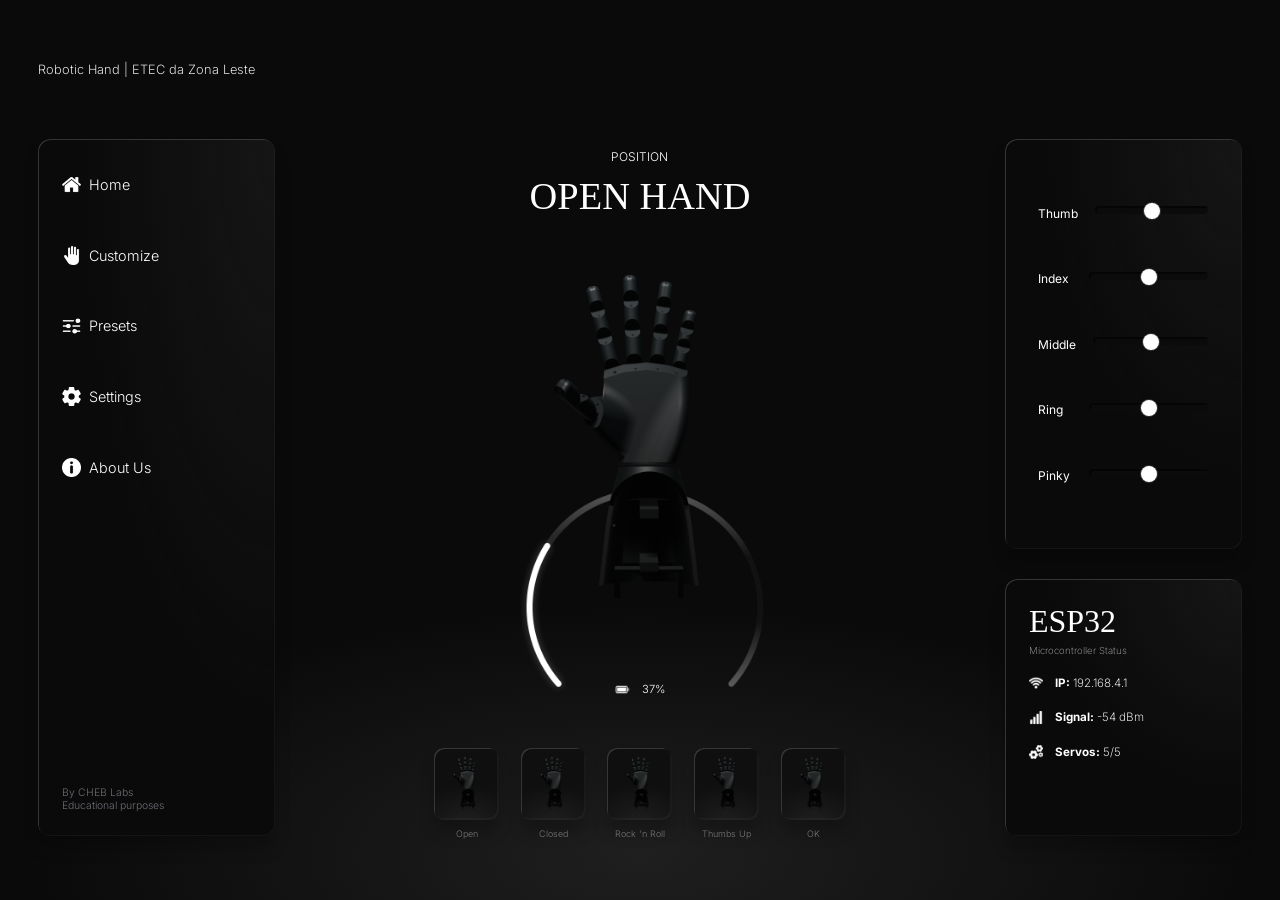
<file: website/index.html>
<!DOCTYPE html>
<html lang="en">

<head>
    <meta charset="UTF-8">
    <meta name="viewport" content="width=device-width, initial-scale=1.0">
    <link rel="stylesheet" href="_css/style.css">
    <link rel="shortcut icon" href="_img/hand.png" type="image/x-icon">
    <title>Robotic Hand</title>
</head>

<body>
    <div class="cont-principal">
        <div class="cont-header">
            <p>Robotic Hand  |  ETEC da Zona Leste</p>
        </div>

        <div class="cont-esquerdo">
            <div class="painel">
                <div class="botoes">
                    <button>
                        <img src="_img/home.png" alt="">
                        <a href="index.html"><p>Home</p></a>
                    </button>

                    <button>
                        <img src="_img/palm-of-hand.png" alt="">
                        <a href="customize.html" target="_blank"><p>Customize</p></a>
                    </button>

                    <button>
                        <img src="_img/volume-adjustment.png" alt="">
                        <a href="presets.html" target="_blank"><p>Presets</p></a>
                    </button>

                    <button>
                        <img src="_img/settings.png" alt="">
                        <a href="settings.html" target="_blank"><p>Settings</p></a>
                    </button>

                    <button>
                        <img src="_img/info.png" alt="">
                        <a href="about.html" target="_blank"><p>About Us</p></a>
                    </button>
                </div>
                <p class="rodape">By CHEB Labs <br> Educational purposes</p>
            </div>
        </div>

        <div class="cont-central">
            <div class="texto">
                <h2>POSITION</h2>
                <h1>OPEN HAND</h1>
            </div>

            <div class="img">
                <div class="medidor">
                    <img src="_img/Elipse.png" alt="">
                </div>
                <div class="mao">
                    <img src="_img/MaoAberta2.png" alt="">
                </div>
                <div class="porcentagem">
                    <img src="_img/battery.png" alt="">
                    <p>37%</p>
                </div>
            </div>

        </div>

        <div class="cont-botoes">
            <div class="fnd-botao"><button data-dedo="0"><img src="_img/MaoAberta2.png" alt=""><p>Open</p></button></div>
            <div class="fnd-botao"><button data-dedo="1"><img src="_img/MaoAberta2.png" alt=""><p>Closed</p></button></div>
            <div class="fnd-botao"><button data-dedo="2"><img src="_img/MaoAberta2.png" alt=""><p>Rock 'n Roll</p></button></div>
            <div class="fnd-botao"><button data-dedo="3"><img src="_img/MaoAberta2.png" alt=""><p>Thumbs Up</p></button></div>
            <div class="fnd-botao"><button data-dedo="4"><img src="_img/MaoAberta2.png" alt=""><p>OK</p></button></div>
        </div>

        <div class="cont-direito1">
            <div class="painel">
                <div class="range">
                    <p>Thumb</p>
                    <input type="range" name="" id="slider-0" class="slider" data-dedo="0">
                </div>
                <div class="range">
                    <p>Index</p>
                    <input type="range" name="" id="slider-1" class="slider" data-dedo="1">
                </div>
                <div class="range">
                    <p>Middle</p>
                    <input type="range" name="" id="slider-2" class="slider" data-dedo="2">
                </div>
                <div class="range">
                    <p>Ring</p>
                    <input type="range" name="" id="slider-3" class="slider" data-dedo="3">
                </div>
                <div class="range">
                    <p>Pinky</p>
                    <input type="range" name="" id="slider-4" class="slider" data-dedo="4">
                </div>
            </div>
        </div>

        <div class="cont-direito2">
            <div class="painel">
                <h1>ESP32</h1>
                <p style="font-size: 0.6em; font-weight: 200; color: #b5b5b5;">Microcontroller Status</p>
                <div class="info" style="margin-top: 16px;">
                    <img src="_img/wifi.png" alt=""><p><strong>IP:</strong> 192.168.4.1</p>
                </div>
                <div class="info">
                    <img src="_img/signal-status.png" alt=""><p><strong>Signal:</strong> -54 dBm</p>
                </div>
                <div class="info">
                    <img src="_img/gears.png" alt=""><p><Strong>Servos:</Strong> 5/5</p>
                </div>
            </div>
        </div>
    </div>

    <script src="_js/script.js"></script>
</body>

</html>
</file>
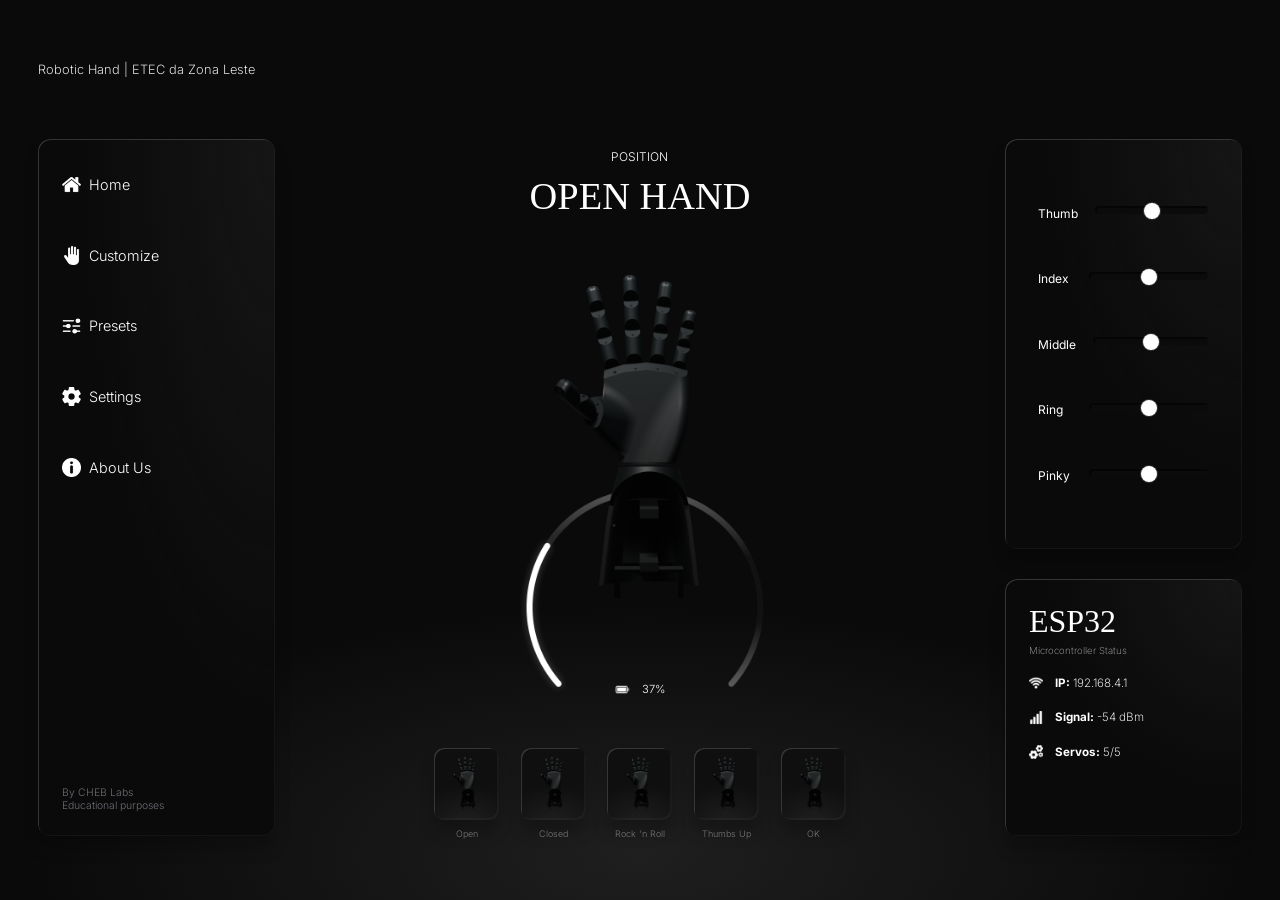
<file: docs/website/index.html>
<!DOCTYPE html>
<html lang="en">

<head>
    <meta charset="UTF-8">
    <meta name="viewport" content="width=device-width, initial-scale=1.0">
    <link rel="stylesheet" href="_css/style.css">
    <link rel="shortcut icon" href="_img/hand.png" type="image/x-icon">
    <title>Robotic Hand</title>
</head>

<body>
    <div class="cont-principal">
        <div class="cont-header">
            <p>Robotic Hand  |  ETEC da Zona Leste</p>
        </div>

        <div class="cont-esquerdo">
            <div class="painel">
                <div class="botoes">
                    <button>
                        <img src="_img/home.png" alt="">
                        <p>Home</p>
                    </button>

                    <button>
                        <img src="_img/palm-of-hand.png" alt="">
                        <p>Customize</p>
                    </button>

                    <button>
                        <img src="_img/volume-adjustment.png" alt="">
                        <p>Presets</p>
                    </button>

                    <button>
                        <img src="_img/settings.png" alt="">
                        <p>Settings</p>
                    </button>

                    <button>
                        <img src="_img/info.png" alt="">
                        <p>About Us</p>
                    </button>
                </div>
                <p class="rodape">By CHEB Labs <br> Educational purposes</p>
            </div>
        </div>

        <div class="cont-central">
            <div class="texto">
                <h2>POSITION</h2>
                <h1>OPEN HAND</h1>
            </div>

            <div class="img">
                <div class="medidor">
                    <img src="_img/Elipse.png" alt="">
                </div>
                <div class="mao">
                    <img src="_img/MaoAberta2.png" alt="">
                </div>
                <div class="porcentagem">
                    <img src="_img/battery.png" alt="">
                    <p>37%</p>
                </div>
            </div>

        </div>

        <div class="cont-botoes">
            <div class="fnd-botao"><button data-dedo="0"><img src="_img/MaoAberta2.png" alt=""><p>Open</p></button></div>
            <div class="fnd-botao"><button data-dedo="1"><img src="_img/MaoAberta2.png" alt=""><p>Closed</p></button></div>
            <div class="fnd-botao"><button data-dedo="2"><img src="_img/MaoAberta2.png" alt=""><p>Rock 'n Roll</p></button></div>
            <div class="fnd-botao"><button data-dedo="3"><img src="_img/MaoAberta2.png" alt=""><p>Thumbs Up</p></button></div>
            <div class="fnd-botao"><button data-dedo="4"><img src="_img/MaoAberta2.png" alt=""><p>OK</p></button></div>
        </div>

        <div class="cont-direito1">
            <div class="painel">
                <div class="range">
                    <p>Thumb</p>
                    <input type="range" name="" id="slider-0" class="slider" data-dedo="0">
                </div>
                <div class="range">
                    <p>Index</p>
                    <input type="range" name="" id="slider-1" class="slider" data-dedo="1">
                </div>
                <div class="range">
                    <p>Middle</p>
                    <input type="range" name="" id="slider-2" class="slider" data-dedo="2">
                </div>
                <div class="range">
                    <p>Ring</p>
                    <input type="range" name="" id="slider-3" class="slider" data-dedo="3">
                </div>
                <div class="range">
                    <p>Pinky</p>
                    <input type="range" name="" id="slider-4" class="slider" data-dedo="4">
                </div>
            </div>
        </div>

        <div class="cont-direito2">
            <div class="painel">
                <h1>ESP32</h1>
                <p style="font-size: 0.6em; font-weight: 200; color: #b5b5b5;">Microcontroller Status</p>
                <div class="info" style="margin-top: 16px;">
                    <img src="_img/wifi.png" alt=""><p><strong>IP:</strong> 192.168.4.1</p>
                </div>
                <div class="info">
                    <img src="_img/signal-status.png" alt=""><p><strong>Signal:</strong> -54 dBm</p>
                </div>
                <div class="info">
                    <img src="_img/gears.png" alt=""><p><Strong>Servos:</Strong> 5/5</p>
                </div>
            </div>
        </div>
    </div>

    <script src="_js/script.js"></script>
</body>

</html>
</file>
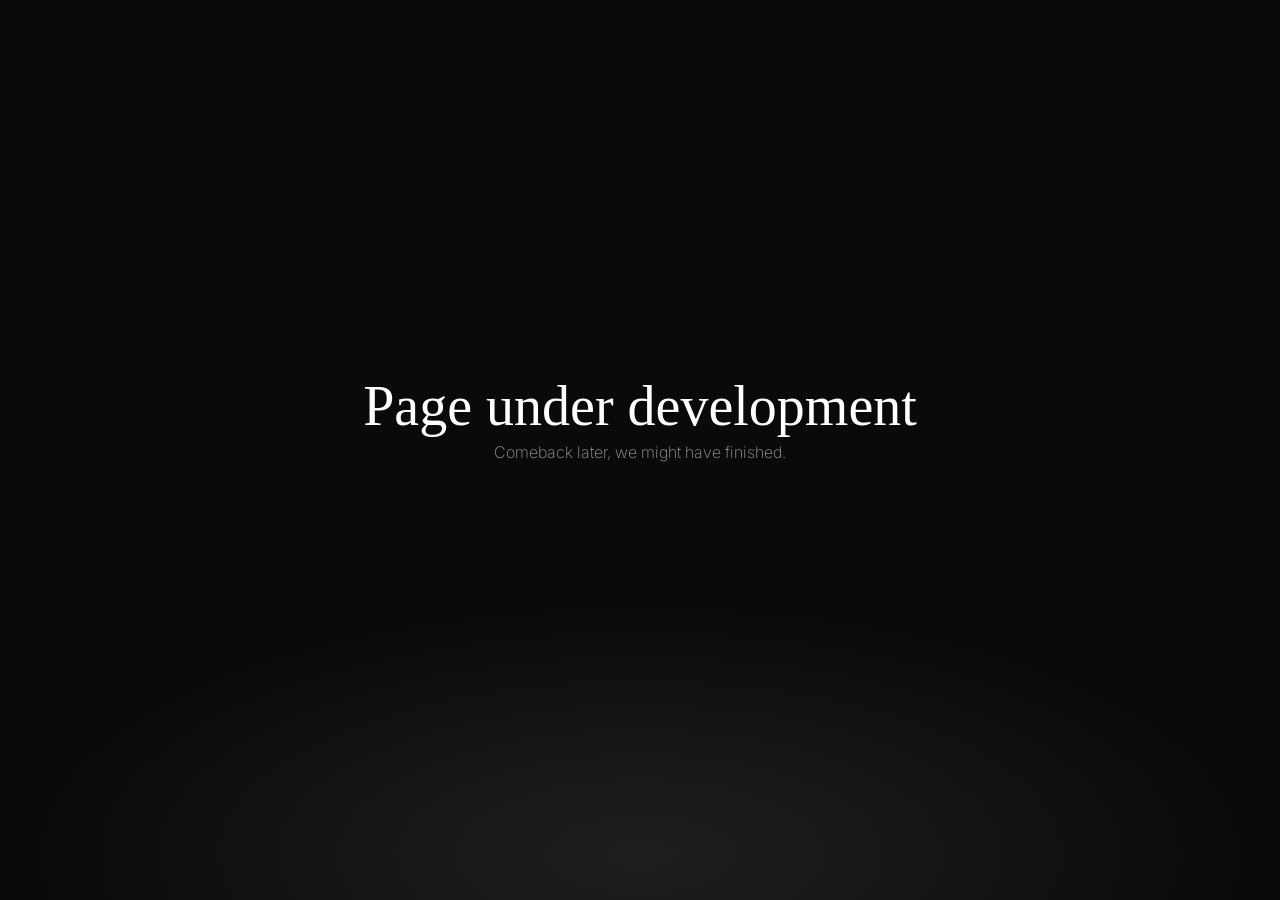
<file: website/about.html>
<!DOCTYPE html>
<html lang="en">
<head>
    <meta charset="UTF-8">
    <meta name="viewport" content="width=device-width, initial-scale=1.0">
    <link rel="stylesheet" href="_css/style.css">
    <link rel="stylesheet" href="_css/about.css">
    <link rel="shortcut icon" href="_img/hand.png" type="image/x-icon">
    <title>Robotic Hand - About Us</title>
</head>
<body>
    <div class="cont-principal">
        <h1>Page under development</h1>
        <p>Comeback later, we might have finished.</p>
    </div>
</body>
</html>
</file>
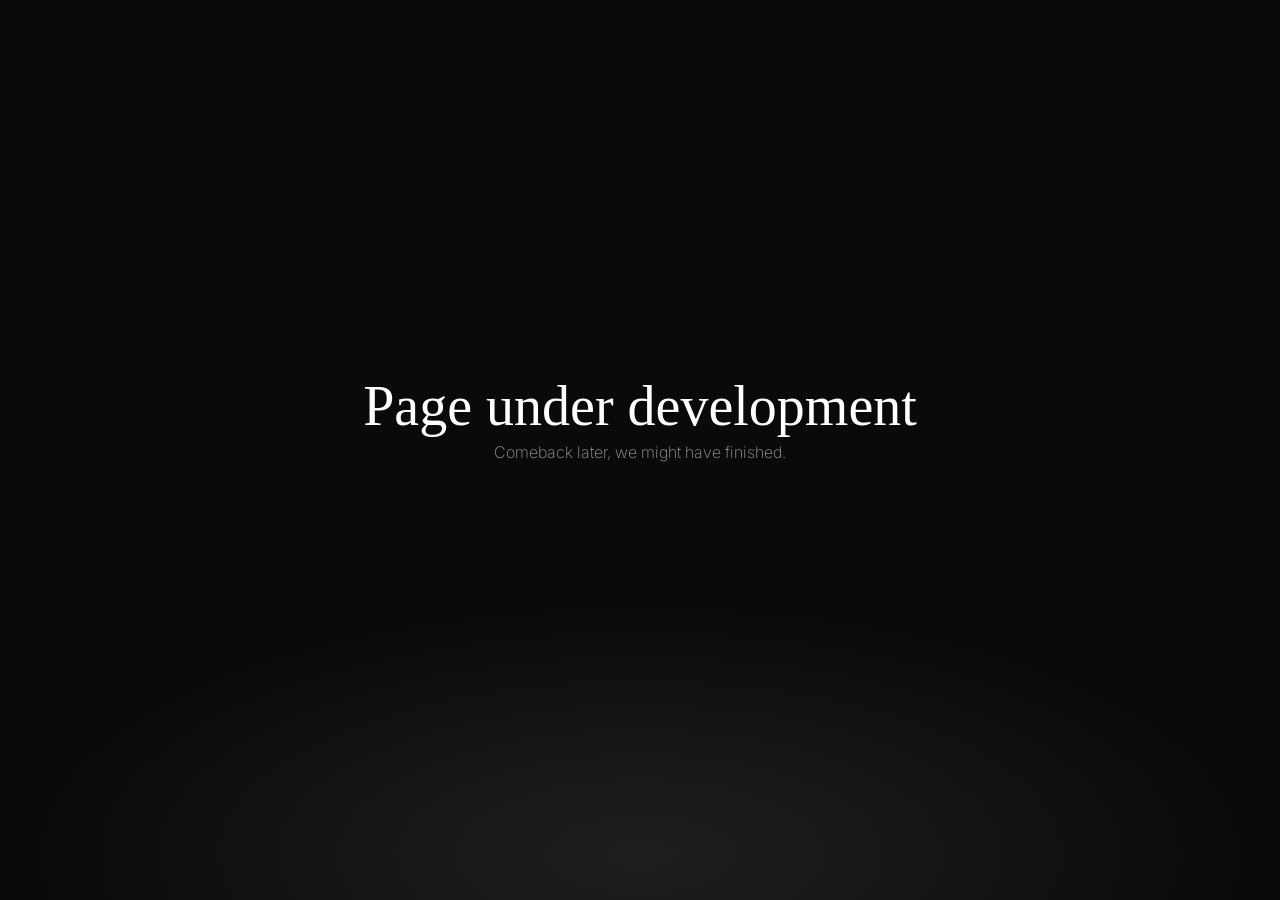
<file: website/customize.html>
<!DOCTYPE html>
<html lang="en">
<head>
    <meta charset="UTF-8">
    <meta name="viewport" content="width=device-width, initial-scale=1.0">
    <link rel="stylesheet" href="_css/style.css">
    <link rel="stylesheet" href="_css/customize.css">
    <link rel="shortcut icon" href="_img/hand.png" type="image/x-icon">
    <title>Robotic Hand - About Us</title>
</head>
<body>
    <div class="cont-principal">
        <h1>Page under development</h1>
        <p>Comeback later, we might have finished.</p>
    </div>
</body>
</html>
</file>
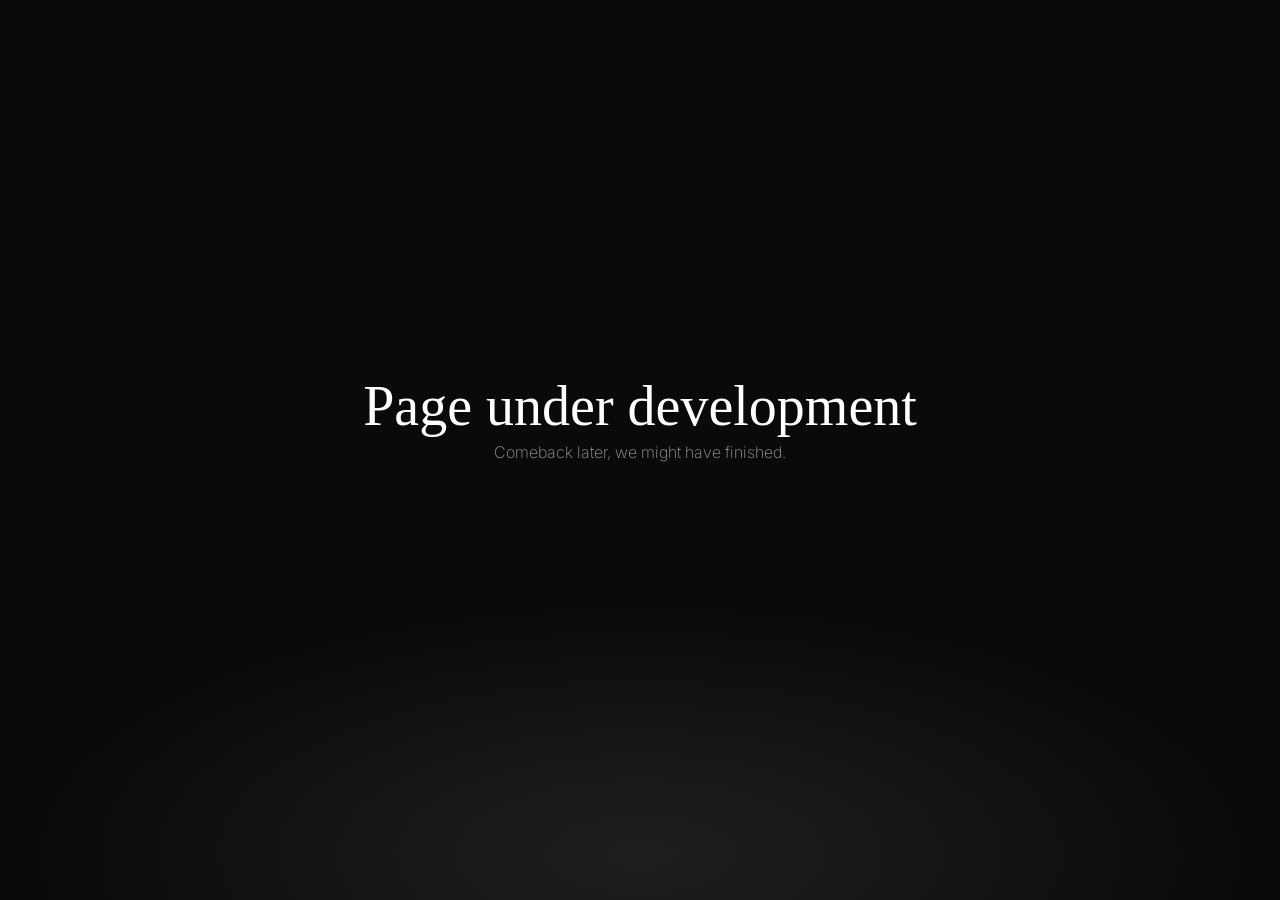
<file: website/presets.html>
<!DOCTYPE html>
<html lang="en">
<head>
    <meta charset="UTF-8">
    <meta name="viewport" content="width=device-width, initial-scale=1.0">
    <link rel="stylesheet" href="_css/style.css">
    <link rel="stylesheet" href="_css/presets.css">
    <link rel="shortcut icon" href="_img/hand.png" type="image/x-icon">
    <title>Robotic Hand - About Us</title>
</head>
<body>
    <div class="cont-principal">
        <h1>Page under development</h1>
        <p>Comeback later, we might have finished.</p>
    </div>
</body>
</html>
</file>
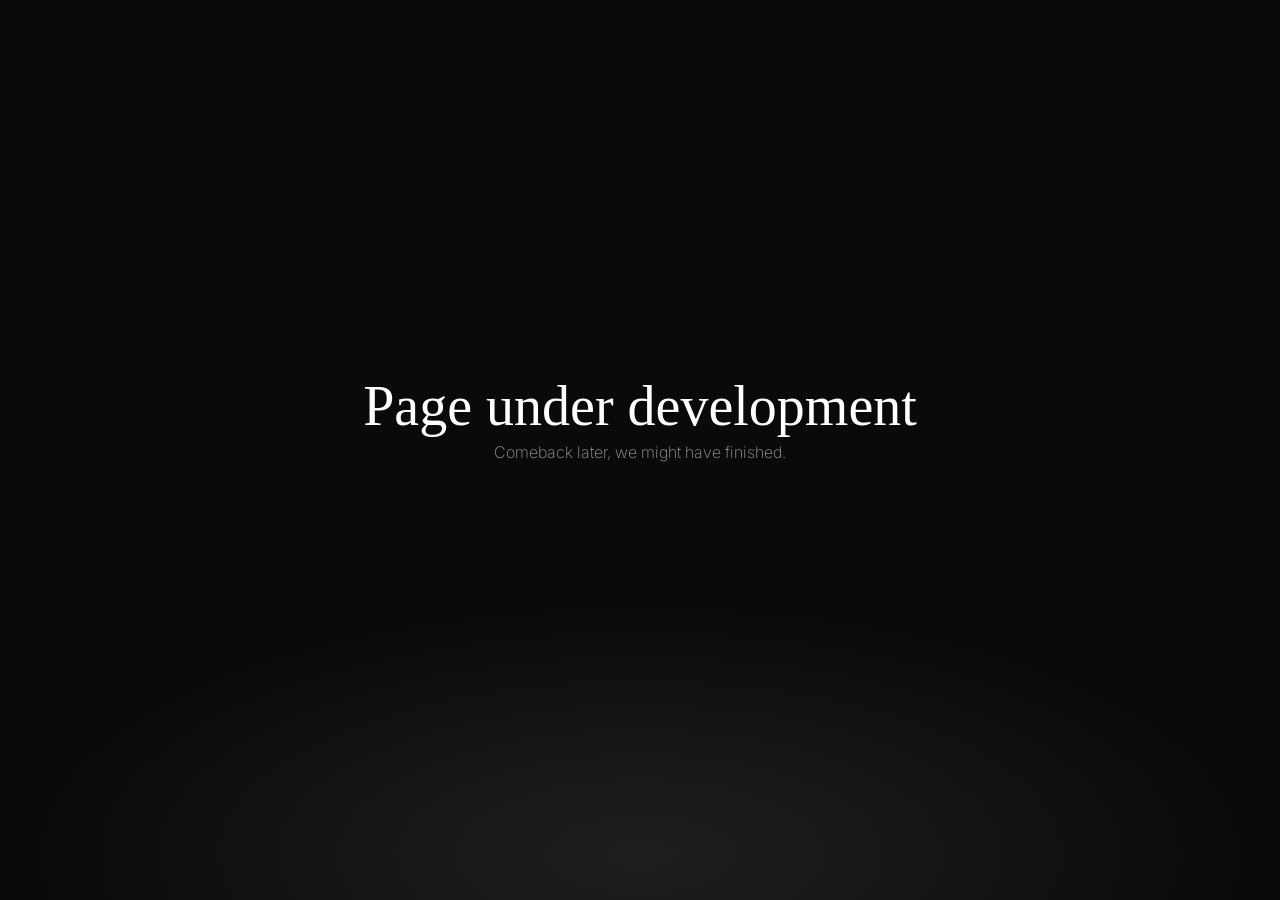
<file: website/settings.html>
<!DOCTYPE html>
<html lang="en">
<head>
    <meta charset="UTF-8">
    <meta name="viewport" content="width=device-width, initial-scale=1.0">
    <link rel="stylesheet" href="_css/style.css">
    <link rel="stylesheet" href="_css/settings.css">
    <link rel="shortcut icon" href="_img/hand.png" type="image/x-icon">
    <title>Robotic Hand - About Us</title>
</head>
<body>
    <div class="cont-principal">
        <h1>Page under development</h1>
        <p>Comeback later, we might have finished.</p>
    </div>
</body>
</html>
</file>
<file: website/_css/style.css>
@import url('https://fonts.googleapis.com/css2?family=Google+Sans+Flex:opsz,wght@1..144,1..1000&family=Inter:ital,opsz,wght@0,14..32,100..900;1,14..32,100..900&family=Poppins:ital,wght@0,100;0,200;0,300;0,400;0,500;0,600;0,700;0,800;0,900;1,100;1,200;1,300;1,400;1,500;1,600;1,700;1,800;1,900&family=Roboto:ital,wght@0,100..900;1,100..900&display=swap');

* {
    margin: 0;
    padding: 0;
    box-sizing: border-box;
}

html, body {
    height: 100%;
    overflow: hidden; 
}

body {
    background-color: #0A0A0A;
    background-image:
        radial-gradient(ellipse 60% 35% at 50% 95%, rgba(33, 33, 33, 0.9) 0%, transparent 80%);
    background-repeat: no-repeat;
    background-attachment: fixed;
    color: #fff;
}

h1, h2, p {
    color: #FFFFFF;
}

a {
    text-decoration: none;
}

.painel {
    background:
        radial-gradient(ellipse 120% 120% at 100% 0%, rgba(33, 33, 33, 0.5) 0%, transparent 70%),
        #0A0A0A;
    height: 100%;
    width: 98.5%;
    padding: 10%;
    border-radius: 12px;
    box-shadow:
        inset 1px 1px 0 rgba(67, 67, 67, 0.75),  
        inset -1px -1px 0 rgba(67, 67, 67, 0.2),
        0px 13px 15px 0px rgba(0, 0, 0, 0.20);
}

.cont-principal {
    display: grid;
    grid-template-columns: repeat(5, 1fr);
    grid-template-rows: repeat(6, 1fr);
    gap: 0px;
    height: 100vh;
    height: 100dvh;
    padding: 0 38px 64px 38px;
}

.cont-principal > * {
    min-width: 0;
    min-height: 0;
}

.cont-header {
    grid-column: 1 / 6;
    grid-row: 1;
    display: flex;
    align-items: center;
}

.cont-header p {
    font-family: Inter;
    font-size: 0.8em;
    font-weight: 250;
}

.cont-esquerdo {
    grid-column: 1;
    grid-row: 2 / 7;
}

.cont-esquerdo .painel {
    display: flex;
    flex-direction: column;
    justify-content: space-between;
    padding-top: 15%;
}

.cont-esquerdo .painel .rodape {
    font-family: Inter;
    font-size: 0.65em;
    color: #D2D0E4;
    font-weight: 300;
    opacity: 50%;
}

.cont-esquerdo .botoes {
    width: 100%;
    height: 100%;
    display: flex;
    flex-direction: column;
    gap: 8.5%;
}

.cont-esquerdo button {
    display: flex;
    background-color: transparent;
    border: none;
    align-items: center;
    width: 70%;
    gap: 6%;
    font-family: Inter;
    font-size: 0.9em;
    font-weight: 300;
    cursor: pointer;
    transition: ease-in-out 0.2s;
}

.cont-esquerdo button:hover {
    transform: scale(1.045);
}

.cont-esquerdo button img{
    height: 1.3em;
    width: auto;
    max-width: none;
}

.cont-central {
    grid-column: 2 / 5;
    grid-row: 2 / 6;
    display: flex;
    flex-direction: column;
    align-items: center;
    justify-content: center;
    overflow: hidden;
}

.cont-central .texto {
    flex: 0 0 auto;
    width: 100%;
    text-align: center;
    justify-content: center;
    align-items: center;
    flex-direction: column;
    display: flex;
    gap: 10px;
    margin-top: 10px;
}

.cont-central .texto h1 {
    font-family: Google Sans Flex;
    font-weight: 475;
    font-size: 2.4em;
}

.cont-central .texto h2 {
    font-family: Inter;
    font-size: 0.75em;
    font-weight: 300;
}

.cont-central .img {
    flex: 1;  
    min-height: 0;
    width: 100%;
    display: flex;
    flex-direction: column;
    align-items: center;
    justify-items: bottom;
    position: relative;
}

.cont-central img {
    max-height: 100%;
    max-width: 100%;
    object-fit: cover;
}

.cont-central .mao {
    position: relative;
    z-index: 1;
    padding-bottom: 3%;
    height: 107%;
    margin: 0 auto;
}

.cont-central .medidor {
    position: absolute;
    left: 50%;
    bottom: 0;           
    top: auto;     
    transform: translateX(-50%);
    height: 43.5%;
    width: auto;          
    max-width: 100%;
    object-fit: contain;
    object-position: center bottom;
    z-index: 0;
}

.cont-central .porcentagem {
    position: absolute;
    left: 50%;
    top: 97%;              
    transform: translateX(-50%);
    z-index: 2;                
    display: flex;
    align-items: center;
    justify-content: center;
    gap: 32%;
}
.cont-central .porcentagem img {
    height: 0.9em;        
    width: auto;
    max-width: none;       
}

.cont-central .porcentagem p {
    font-family: Inter;
    font-size: 0.7em;
    font-weight: 300;
}

.cont-botoes {
    grid-column: 2 / 5;
    grid-row: 6;
    padding-top: 5%;
    display: flex;
    justify-content: center;
    align-items: center;
    gap: 3%;
}

.fnd-botao {
    background:
        radial-gradient(ellipse 120% 70% at 50% 100%, rgba(33, 33, 33, 0.8) 0%, transparent 70%),
        #0F0F0F;
    height: 72px;
    width: 9%;
    border-radius: 9px;
    display: flex;
    box-shadow:
        inset 2px 2px 0 -1px rgba(67, 67, 67, 0.75), 
        inset -2px -2px 0 rgba(67, 67, 67, 0.2), 
        0px 13px 15px 0px rgba(0, 0, 0, 0.20);
    transition: ease-in-out 0.25s;
}

.fnd-botao:hover {
    transform: scale(1.1);
}

.fnd-botao button {
    width: 100%;
    height: 100%;
    background-color: transparent;
    border: none;
    cursor: pointer;
}

.fnd-botao button img {
    width: 90%;
    height: 90%;
    object-fit: cover;
}

.fnd-botao button p {
    font-family: Inter;
    color: #787878;
    font-size: 0.67em;
    margin-top: 12px;
    font-weight: 300;
}

.cont-direito1 {
    grid-column: 5;
    grid-row: 2 / 5;
    margin-bottom: 8px;
    display: flex;
    justify-content: right;
}

.cont-direito1 .painel {
    display: flex;
    flex-direction: column;
    gap: 14%;
    justify-content: center;
    align-items: center;
        background:
        radial-gradient(ellipse 120% 120% at 100% 0%, rgba(33, 33, 33, 0.5) 0%, transparent 70%),
        #0A0A0A;
}

.range {
    display: flex;
    gap: 10%;
    justify-content: space-between;
    width: 90%;
}

.range p {
    font-family: Inter;
    font-size: 0.75em;

}

.slider {
    -webkit-appearance: none;
    appearance: none;
    width: 70%;
    height: 9px;
    background: transparent;  
    cursor: pointer;
}

.slider::-webkit-slider-runnable-track {
    height: 8px;
    border-radius: 10px;
    background: #0B0B0B;
    box-shadow: inset 2px 2px 0 rgba(0, 0, 0, 0.5);
}

.slider::-webkit-slider-thumb {
    -webkit-appearance: none;
    appearance: none;
    width: 16px;
    height: 16px;
    margin-top: -3px;         
    border-radius: 50%;
    background: #FFFFFF;
    box-shadow: 0 0 0 1px rgba(67, 67, 67, 0.75);
    transition: ease-in-out 0.25s;
}

.slider::-webkit-slider-thumb:hover {
    transform: scale(1.075);
}

.cont-direito2 {
    margin-top: 22px;
    grid-column: 5;
    grid-row: 5 / 7;
    display: flex;
    justify-content: right;
}

.cont-direito2 .painel {
    display: flex;
    flex-direction: column;
    gap: 2%;
}

.cont-direito2 h1{
    font-family: Google Sans Flex;
    font-weight: 475;
}

.cont-direito2 p {
    font-family: Inter;
    font-size: 0.725em;
    font-weight: 250;
}

.cont-direito2 .info {
    display: flex;
    gap: 6%;
    margin-top: 16px;
}

.cont-direito2 .info img {
    height: 0.9em;
    width: auto;

}
</file>
<file: docs/website/_css/style.css>
@import url('https://fonts.googleapis.com/css2?family=Google+Sans+Flex:opsz,wght@1..144,1..1000&family=Inter:ital,opsz,wght@0,14..32,100..900;1,14..32,100..900&family=Poppins:ital,wght@0,100;0,200;0,300;0,400;0,500;0,600;0,700;0,800;0,900;1,100;1,200;1,300;1,400;1,500;1,600;1,700;1,800;1,900&family=Roboto:ital,wght@0,100..900;1,100..900&display=swap');

* {
    margin: 0;
    padding: 0;
    box-sizing: border-box;
}

html, body {
    height: 100%;
    overflow: hidden; 
}

body {
    background-color: #0A0A0A;
    background-image:
        radial-gradient(ellipse 60% 35% at 50% 95%, rgba(33, 33, 33, 0.9) 0%, transparent 80%);
    background-repeat: no-repeat;
    background-attachment: fixed;
    color: #fff;
}

h1, h2, p {
    color: #FFFFFF;
}

.painel {
    background:
        radial-gradient(ellipse 120% 120% at 100% 0%, rgba(33, 33, 33, 0.5) 0%, transparent 70%),
        #0A0A0A;
    height: 100%;
    width: 98.5%;
    padding: 10%;
    border-radius: 12px;
    box-shadow:
        inset 1px 1px 0 rgba(67, 67, 67, 0.75),  
        inset -1px -1px 0 rgba(67, 67, 67, 0.2),
        0px 13px 15px 0px rgba(0, 0, 0, 0.20);
}

.cont-principal {
    display: grid;
    grid-template-columns: repeat(5, 1fr);
    grid-template-rows: repeat(6, 1fr);
    gap: 0px;
    height: 100vh;
    height: 100dvh;
    padding: 0 38px 64px 38px;
}

.cont-principal > * {
    min-width: 0;
    min-height: 0;
}

.cont-header {
    grid-column: 1 / 6;
    grid-row: 1;
    display: flex;
    align-items: center;
}

.cont-header p {
    font-family: Inter;
    font-size: 0.8em;
    font-weight: 250;
}

.cont-esquerdo {
    grid-column: 1;
    grid-row: 2 / 7;
}

.cont-esquerdo .painel {
    display: flex;
    flex-direction: column;
    justify-content: space-between;
    padding-top: 15%;
}

.cont-esquerdo .painel .rodape {
    font-family: Inter;
    font-size: 0.65em;
    color: #D2D0E4;
    font-weight: 300;
    opacity: 50%;
}

.cont-esquerdo .botoes {
    width: 100%;
    height: 100%;
    display: flex;
    flex-direction: column;
    gap: 8.5%;
}

.cont-esquerdo button {
    display: flex;
    background-color: transparent;
    border: none;
    align-items: center;
    width: 70%;
    gap: 6%;
    font-family: Inter;
    font-size: 0.9em;
    font-weight: 300;
    cursor: pointer;
}

.cont-esquerdo button img{
    height: 1.3em;
    width: auto;
    max-width: none;
}

.cont-central {
    grid-column: 2 / 5;
    grid-row: 2 / 6;
    display: flex;
    flex-direction: column;
    align-items: center;
    justify-content: center;
    overflow: hidden;
}

.cont-central .texto {
    flex: 0 0 auto;
    width: 100%;
    text-align: center;
    justify-content: center;
    align-items: center;
    flex-direction: column;
    display: flex;
    gap: 10px;
    margin-top: 10px;
}

.cont-central .texto h1 {
    font-family: Google Sans Flex;
    font-weight: 475;
    font-size: 2.4em;
}

.cont-central .texto h2 {
    font-family: Inter;
    font-size: 0.75em;
    font-weight: 300;
}

.cont-central .img {
    flex: 1;  
    min-height: 0;
    width: 100%;
    display: flex;
    flex-direction: column;
    align-items: center;
    justify-items: bottom;
    position: relative;
}

.cont-central img {
    max-height: 100%;
    max-width: 100%;
    object-fit: cover;
}

.cont-central .mao {
    position: relative;
    z-index: 1;
    padding-bottom: 3%;
    height: 107%;
    margin: 0 auto;
}

.cont-central .medidor {
    position: absolute;
    left: 50%;
    bottom: 0;           
    top: auto;     
    transform: translateX(-50%);
    height: 43.5%;
    width: auto;          
    max-width: 100%;
    object-fit: contain;
    object-position: center bottom;
    z-index: 0;
}

.cont-central .porcentagem {
    position: absolute;
    left: 50%;
    top: 97%;              
    transform: translateX(-50%);
    z-index: 2;                
    display: flex;
    align-items: center;
    justify-content: center;
    gap: 32%;
}
.cont-central .porcentagem img {
    height: 0.9em;        
    width: auto;
    max-width: none;       
}

.cont-central .porcentagem p {
    font-family: Inter;
    font-size: 0.7em;
    font-weight: 300;
}

.cont-botoes {
    grid-column: 2 / 5;
    grid-row: 6;
    padding-top: 5%;
    display: flex;
    justify-content: center;
    align-items: center;
    gap: 3%;
}

.fnd-botao {
    background:
        radial-gradient(ellipse 120% 70% at 50% 100%, rgba(33, 33, 33, 0.8) 0%, transparent 70%),
        #0F0F0F;
    height: 72px;
    width: 9%;
    border-radius: 9px;
    display: flex;
    box-shadow:
        inset 2px 2px 0 -1px rgba(67, 67, 67, 0.75), 
        inset -2px -2px 0 rgba(67, 67, 67, 0.2), 
        0px 13px 15px 0px rgba(0, 0, 0, 0.20);
}

.fnd-botao button {
    width: 100%;
    height: 100%;
    background-color: transparent;
    border: none;
    cursor: pointer;

}

.fnd-botao button img {
    width: 90%;
    height: 90%;
    object-fit: cover;
}

.fnd-botao button p {
    font-family: Inter;
    color: #787878;
    font-size: 0.67em;
    margin-top: 12px;
    font-weight: 300;
}

.cont-direito1 {
    grid-column: 5;
    grid-row: 2 / 5;
    margin-bottom: 8px;
    display: flex;
    justify-content: right;
}

.cont-direito1 .painel {
    display: flex;
    flex-direction: column;
    gap: 14%;
    justify-content: center;
    align-items: center;
        background:
        radial-gradient(ellipse 120% 120% at 100% 0%, rgba(33, 33, 33, 0.5) 0%, transparent 70%),
        #0A0A0A;
}

.range {
    display: flex;
    gap: 10%;
    justify-content: space-between;
    width: 90%;
}

.range p {
    font-family: Inter;
    font-size: 0.75em;

}

.slider {
    -webkit-appearance: none;
    appearance: none;
    width: 70%;
    height: 9px;
    background: transparent;  
    cursor: pointer;
}

.slider::-webkit-slider-runnable-track {
    height: 8px;
    border-radius: 10px;
    background: #0B0B0B;
    box-shadow: inset 2px 2px 0 rgba(0, 0, 0, 0.5);
}

.slider::-webkit-slider-thumb {
    -webkit-appearance: none;
    appearance: none;
    width: 16px;
    height: 16px;
    margin-top: -3px;         
    border-radius: 50%;
    background: #FFFFFF;
    box-shadow: 0 0 0 1px rgba(67, 67, 67, 0.75);
}

.cont-direito2 {
    margin-top: 22px;
    grid-column: 5;
    grid-row: 5 / 7;
    display: flex;
    justify-content: right;
}

.cont-direito2 .painel {
    display: flex;
    flex-direction: column;
    gap: 2%;
}

.cont-direito2 h1{
    font-family: Google Sans Flex;
    font-weight: 475;
}

.cont-direito2 p {
    font-family: Inter;
    font-size: 0.725em;
    font-weight: 250;
}

.cont-direito2 .info {
    display: flex;
    gap: 6%;
    margin-top: 16px;
}

.cont-direito2 .info img {
    height: 0.9em;
    width: auto;

}
</file>
<file: website/_css/about.css>
.cont-principal {
    height: 100dvh;
    width: 100vw;
    display: flex;
    flex-direction: column;
    justify-content: center;
    align-items: center;
    gap: 0.5%;
}

h1 {
    font-family: Google Sans Flex;
    font-weight: 475;
    font-size: 3.5em;
}

p {
    font-family: Inter;
    font-weight: 200;
    font-size: 1em;
    opacity: 60%;
}
</file>
<file: website/_css/customize.css>
.cont-principal {
    height: 100dvh;
    width: 100vw;
    display: flex;
    flex-direction: column;
    justify-content: center;
    align-items: center;
    gap: 0.5%;
}

h1 {
    font-family: Google Sans Flex;
    font-weight: 475;
    font-size: 3.5em;
}

p {
    font-family: Inter;
    font-weight: 200;
    font-size: 1em;
    opacity: 60%;
}
</file>
<file: website/_css/settings.css>
.cont-principal {
    height: 100dvh;
    width: 100vw;
    display: flex;
    flex-direction: column;
    justify-content: center;
    align-items: center;
    gap: 0.5%;
}

h1 {
    font-family: Google Sans Flex;
    font-weight: 475;
    font-size: 3.5em;
}

p {
    font-family: Inter;
    font-weight: 200;
    font-size: 1em;
    opacity: 60%;
}
</file>
<file: website/_css/presets.css>
.cont-principal {
    height: 100dvh;
    width: 100vw;
    display: flex;
    flex-direction: column;
    justify-content: center;
    align-items: center;
    gap: 0.5%;
}

h1 {
    font-family: Google Sans Flex;
    font-weight: 475;
    font-size: 3.5em;
}

p {
    font-family: Inter;
    font-weight: 200;
    font-size: 1em;
    opacity: 60%;
}
</file>
